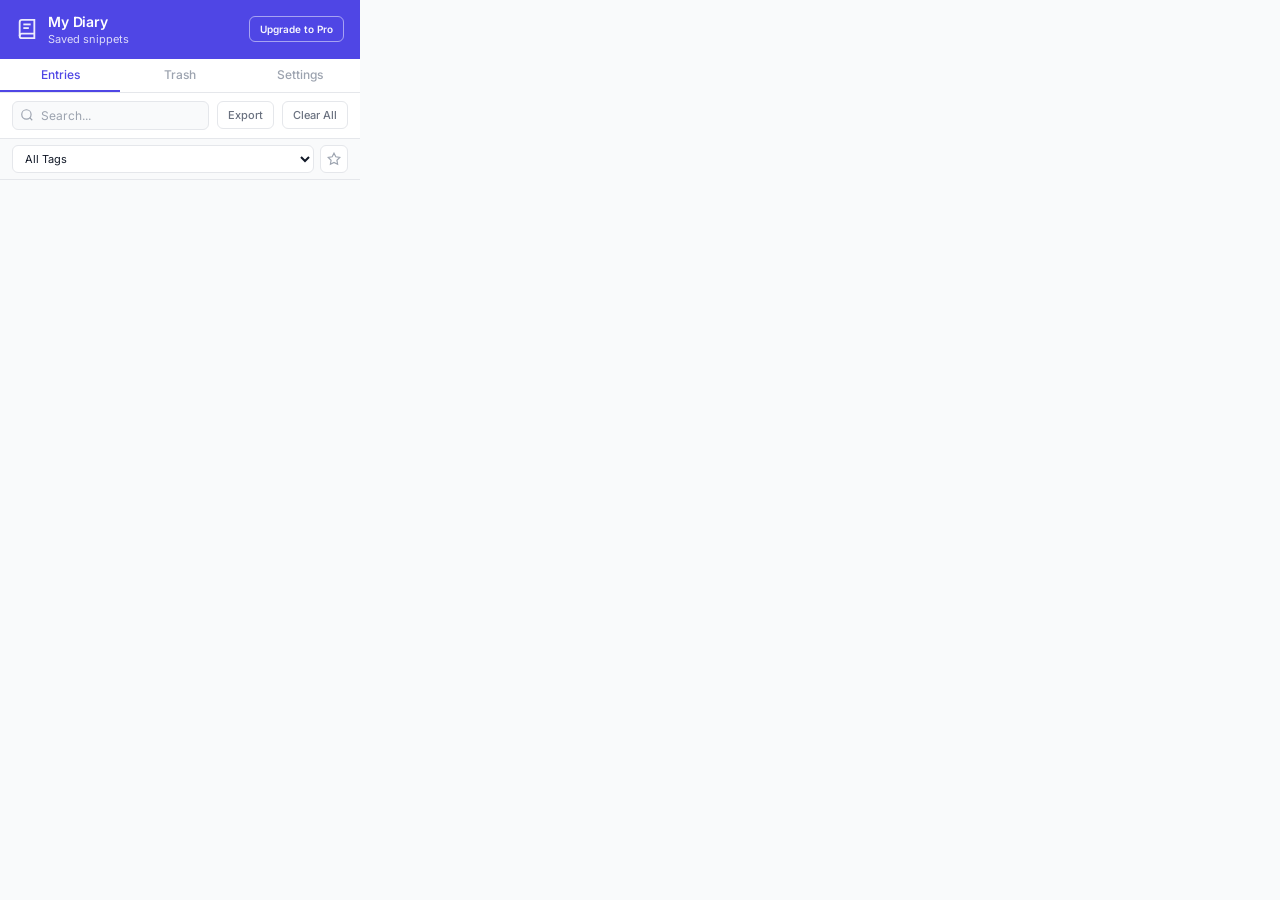
<file: popup.html>
<!DOCTYPE html>
<html lang="en">
<head>
  <meta charset="UTF-8">
  <meta name="viewport" content="width=device-width, initial-scale=1.0">
  <title>My Diary</title>
  <link rel="preconnect" href="https://fonts.googleapis.com">
  <link rel="preconnect" href="https://fonts.gstatic.com" crossorigin>
  <link href="https://fonts.googleapis.com/css2?family=Inter:wght@400;500;600&display=swap" rel="stylesheet">
  <link rel="stylesheet" href="popup.css">
</head>
<body>
  <div class="container">
    <header>
      <div class="header-content">
        <svg class="header-icon" viewBox="0 0 24 24" fill="none" stroke="currentColor" stroke-width="2">
          <path d="M4 19.5A2.5 2.5 0 0 1 6.5 17H20"/>
          <path d="M6.5 2H20v20H6.5A2.5 2.5 0 0 1 4 19.5v-15A2.5 2.5 0 0 1 6.5 2z"/>
          <line x1="8" y1="7" x2="16" y2="7"/>
          <line x1="8" y1="11" x2="14" y2="11"/>
        </svg>
        <div>
          <h1>My Diary</h1>
          <p class="subtitle">Saved snippets</p>
        </div>
        <a id="upgradeLink" href="https://vamshimorlawar.github.io/my-diary-extension/upgrade.html" target="_blank" class="header-upgrade">Upgrade to Pro</a>
        <span id="proBadge" class="header-pro-badge hidden">Pro · <span class="pro-active-label">Active</span></span>
      </div>
    </header>
    <div id="upgradeBanner" class="upgrade-banner hidden">
      <p>You've reached the 10-entry limit. <a href="https://vamshimorlawar.github.io/my-diary-extension/upgrade.html" target="_blank">Upgrade to Pro</a> for unlimited entries.</p>
    </div>

    <div class="tabs">
      <button class="tab active" data-tab="entries">Entries <span id="entriesCount" class="badge badge--entries hidden">0</span></button>
      <button class="tab" data-tab="trash">Trash <span id="trashCount" class="badge hidden">0</span></button>
      <button class="tab" data-tab="settings">Settings</button>
    </div>

    <div class="controls" id="entriesControls">
      <div class="search-wrapper">
        <svg class="search-icon" viewBox="0 0 24 24" fill="none" stroke="currentColor" stroke-width="2">
          <circle cx="11" cy="11" r="8"/>
          <path d="m21 21-4.35-4.35"/>
        </svg>
        <input type="text" id="searchInput" placeholder="Search...">
      </div>
      <button id="exportBtn" class="btn-outline btn-sm" title="Export (Pro)">Export</button>
      <button id="clearAllBtn" class="btn-outline btn-sm">Clear All</button>
    </div>

    <div class="filter-bar" id="filterBar">
      <select id="folderFilter" class="hidden">
        <option value="">All Folders</option>
      </select>
      <select id="tagFilter">
        <option value="">All Tags</option>
      </select>
      <button id="favFilterBtn" class="fav-filter-btn" title="Show favourites only">
        <svg viewBox="0 0 24 24" fill="none" stroke="currentColor" stroke-width="2">
          <polygon points="12 2 15.09 8.26 22 9.27 17 14.14 18.18 21.02 12 17.77 5.82 21.02 7 14.14 2 9.27 8.91 8.26 12 2"/>
        </svg>
      </button>
    </div>

    <div class="controls hidden" id="trashControls">
      <span class="trash-info" id="trashInfo">Last 5 deleted</span>
      <button id="emptyTrashBtn" class="btn-outline btn-sm btn-danger">Empty Trash</button>
    </div>

    <div id="entriesContainer"></div>
    <div id="trashContainer" class="hidden"></div>
    <div id="settingsContainer" class="hidden">
      <div class="settings-card settings-license">
        <div class="settings-card-header">
          <h3>Subscription</h3>
        </div>
        <div class="settings-plan-row">
          <span class="settings-label">Current plan</span>
          <span class="settings-value" id="licenseStatus">Free</span>
        </div>
        <p class="settings-subtitle hidden" id="licenseExpiry"></p>
        <p class="settings-subtitle" id="licenseSubtitle">Upgrade for unlimited entries, export, dark mode &amp; folders.</p>
        <div class="license-form" id="licenseForm">
          <input type="text" id="licenseKeyInput" placeholder="Enter license key (e.g. XXXX-XXXX-XXXX)">
          <div class="license-form-actions">
            <button id="activateLicenseBtn" class="btn-primary">Activate</button>
            <a href="https://vamshimorlawar.github.io/my-diary-extension/upgrade.html" target="_blank" class="btn-upgrade-link">Get Pro</a>
          </div>
          <p id="licenseMessage" class="license-message hidden"></p>
        </div>
      </div>
      <div class="settings-card" id="darkModeSection">
        <div class="settings-card-header">
          <h3>Appearance</h3>
        </div>
        <label class="settings-toggle">
          <input type="checkbox" id="darkModeToggle">
          <span>Dark mode</span>
        </label>
      </div>
      <div class="settings-footer">
        <p class="settings-footer-credit">Payments powered by <a href="https://gumroad.com" target="_blank" rel="noopener">Gumroad</a></p>
        <div class="settings-footer-links">
          <a href="https://gumroad.com/communities/2561348765794/OzvlUC3WGxBrV5r7Lf5QHw==" target="_blank" rel="noopener">Community</a>
          <span class="settings-footer-sep">·</span>
          <a href="mailto:vamshimorlawar@gmail.com">Contact us</a>
        </div>
      </div>
    </div>
  </div>

  <script src="popup.js"></script>
</body>
</html>
</file>
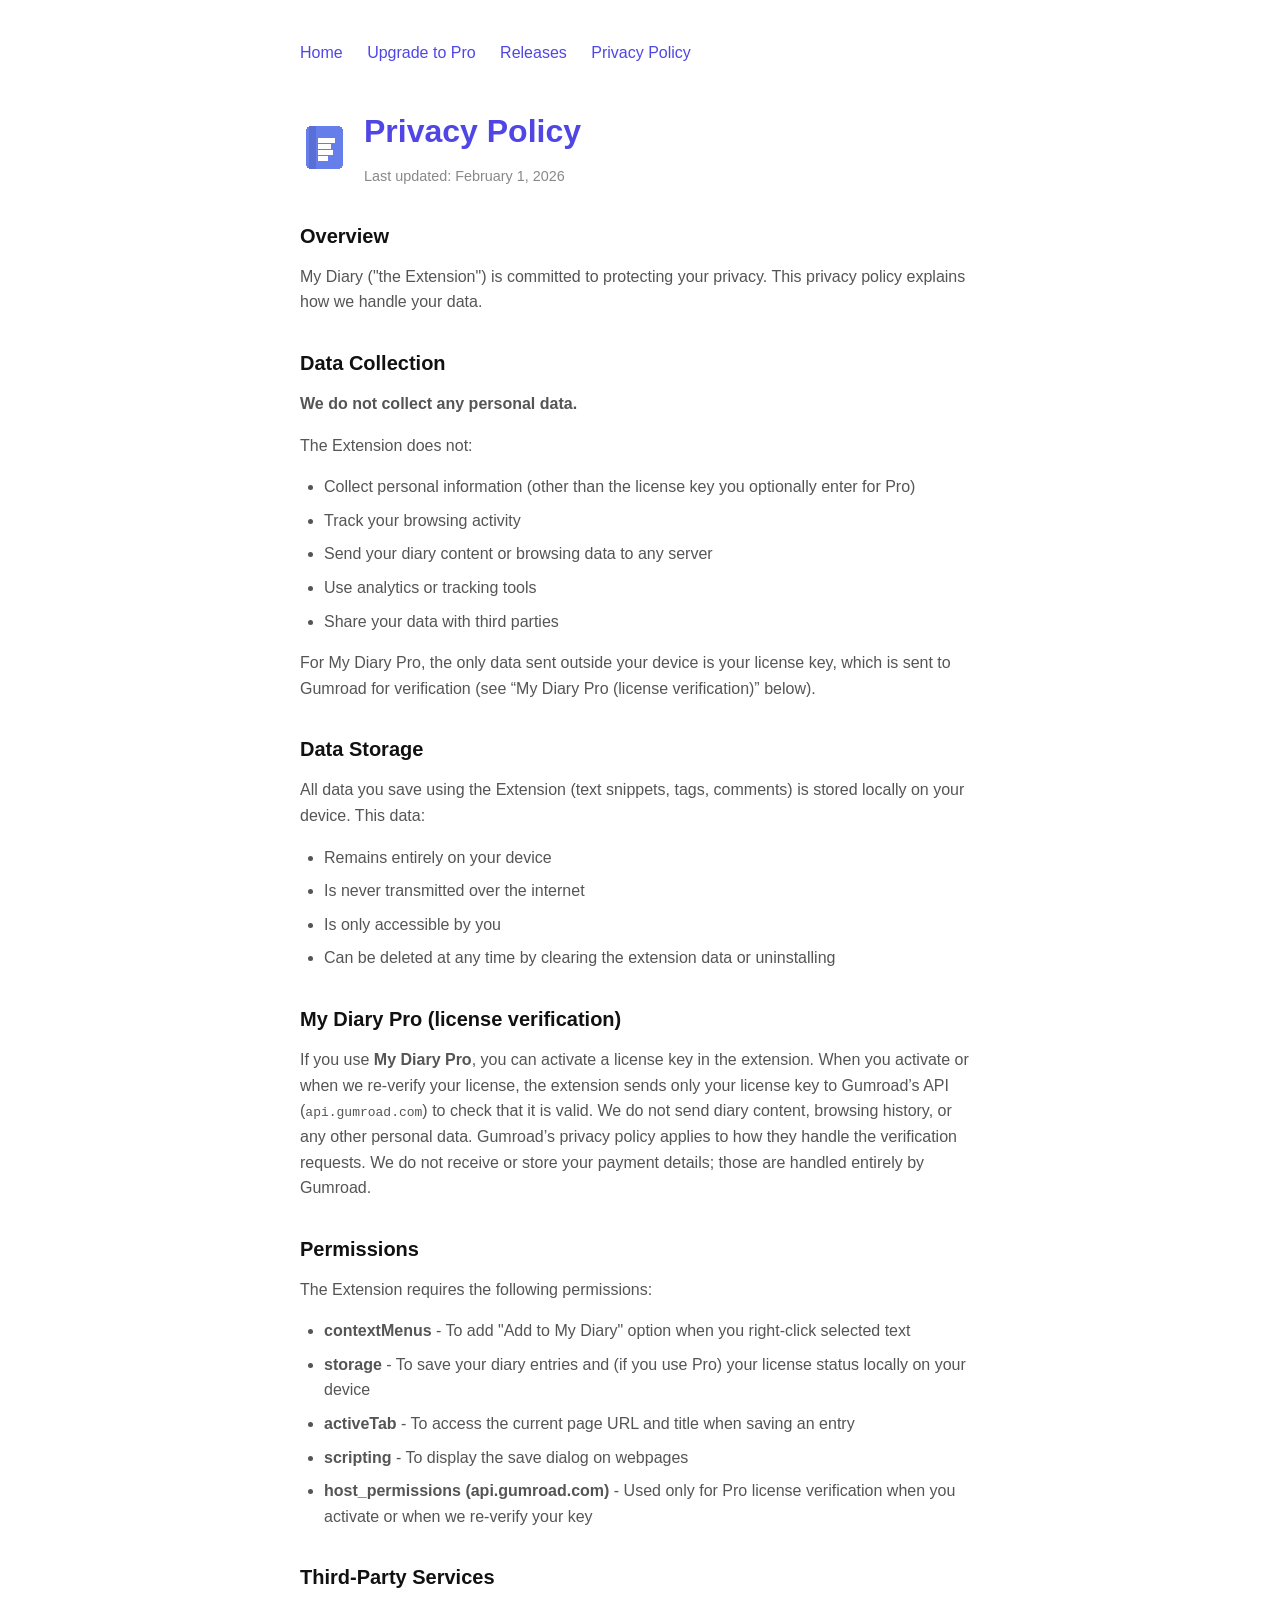
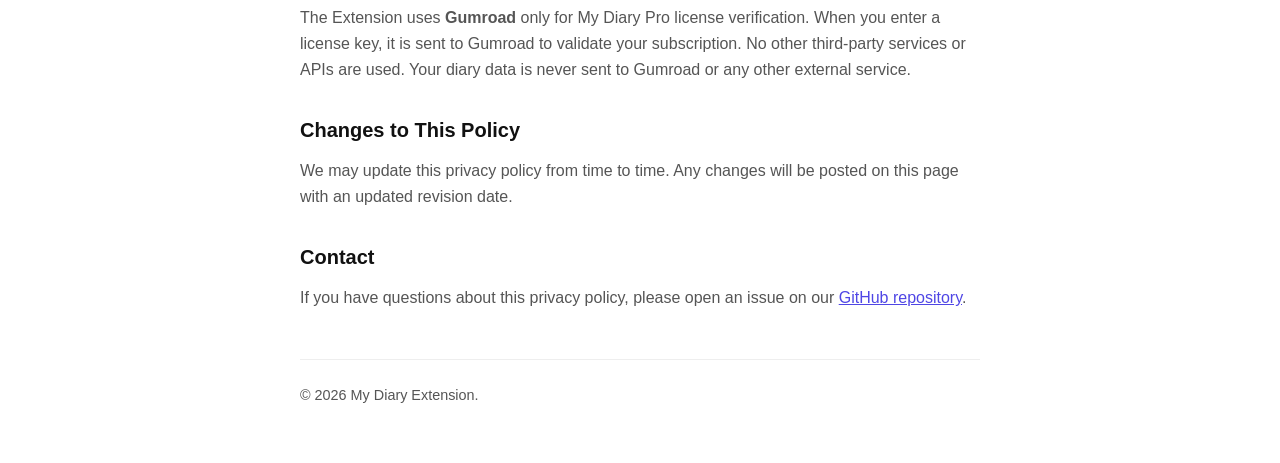
<file: docs/privacy.html>
<!DOCTYPE html>
<html lang="en">
<head>
  <meta charset="UTF-8">
  <meta name="viewport" content="width=device-width, initial-scale=1.0">
  <title>Privacy Policy - My Diary Extension</title>
  <style>
    * { margin: 0; padding: 0; box-sizing: border-box; }
    body {
      font-family: -apple-system, BlinkMacSystemFont, 'Segoe UI', Roboto, sans-serif;
      line-height: 1.6;
      color: #333;
      max-width: 720px;
      margin: 0 auto;
      padding: 40px 20px;
    }
    h1 { font-size: 2rem; margin-bottom: 8px; color: #4f46e5; }
    h2 { font-size: 1.25rem; margin: 32px 0 12px; color: #111; }
    p { margin-bottom: 16px; color: #555; }
    ul { margin: 0 0 16px 24px; color: #555; }
    li { margin-bottom: 8px; }
    a { color: #4f46e5; }
    .subtitle { color: #666; margin-bottom: 32px; }
    .nav { margin-bottom: 40px; }
    .nav a { margin-right: 20px; text-decoration: none; font-weight: 500; }
    .nav a:hover { text-decoration: underline; }
    .updated { color: #888; font-size: 0.9rem; margin-bottom: 32px; }
    footer { margin-top: 48px; padding-top: 24px; border-top: 1px solid #eee; color: #888; font-size: 0.9rem; }
    .page-header { display: flex; align-items: center; gap: 16px; margin-bottom: 24px; }
    .page-header img { width: 48px; height: 48px; border-radius: 10px; flex-shrink: 0; }
    .page-header .updated { margin-bottom: 0; }
  </style>
</head>
<body>
  <div class="nav">
    <a href="index.html">Home</a>
    <a href="upgrade.html">Upgrade to Pro</a>
    <a href="releases.html">Releases</a>
    <a href="privacy.html">Privacy Policy</a>
  </div>

  <div class="page-header">
    <img src="images/icon48.png" alt="" width="48" height="48">
    <div>
      <h1>Privacy Policy</h1>
      <p class="updated">Last updated: February 1, 2026</p>
    </div>
  </div>

  <h2>Overview</h2>
  <p>My Diary ("the Extension") is committed to protecting your privacy. This privacy policy explains how we handle your data.</p>

  <h2>Data Collection</h2>
  <p><strong>We do not collect any personal data.</strong></p>
  <p>The Extension does not:</p>
  <ul>
    <li>Collect personal information (other than the license key you optionally enter for Pro)</li>
    <li>Track your browsing activity</li>
    <li>Send your diary content or browsing data to any server</li>
    <li>Use analytics or tracking tools</li>
    <li>Share your data with third parties</li>
  </ul>
  <p>For My Diary Pro, the only data sent outside your device is your license key, which is sent to Gumroad for verification (see “My Diary Pro (license verification)” below).</p>

  <h2>Data Storage</h2>
  <p>All data you save using the Extension (text snippets, tags, comments) is stored locally on your device. This data:</p>
  <ul>
    <li>Remains entirely on your device</li>
    <li>Is never transmitted over the internet</li>
    <li>Is only accessible by you</li>
    <li>Can be deleted at any time by clearing the extension data or uninstalling</li>
  </ul>

  <h2>My Diary Pro (license verification)</h2>
  <p>If you use <strong>My Diary Pro</strong>, you can activate a license key in the extension. When you activate or when we re-verify your license, the extension sends only your license key to Gumroad’s API (<code>api.gumroad.com</code>) to check that it is valid. We do not send diary content, browsing history, or any other personal data. Gumroad’s privacy policy applies to how they handle the verification requests. We do not receive or store your payment details; those are handled entirely by Gumroad.</p>

  <h2>Permissions</h2>
  <p>The Extension requires the following permissions:</p>
  <ul>
    <li><strong>contextMenus</strong> - To add "Add to My Diary" option when you right-click selected text</li>
    <li><strong>storage</strong> - To save your diary entries and (if you use Pro) your license status locally on your device</li>
    <li><strong>activeTab</strong> - To access the current page URL and title when saving an entry</li>
    <li><strong>scripting</strong> - To display the save dialog on webpages</li>
    <li><strong>host_permissions (api.gumroad.com)</strong> - Used only for Pro license verification when you activate or when we re-verify your key</li>
  </ul>

  <h2>Third-Party Services</h2>
  <p>The Extension uses <strong>Gumroad</strong> only for My Diary Pro license verification. When you enter a license key, it is sent to Gumroad to validate your subscription. No other third-party services or APIs are used. Your diary data is never sent to Gumroad or any other external service.</p>

  <h2>Changes to This Policy</h2>
  <p>We may update this privacy policy from time to time. Any changes will be posted on this page with an updated revision date.</p>

  <h2>Contact</h2>
  <p>If you have questions about this privacy policy, please open an issue on our <a href="https://github.com/vamshimorlawar/my-diary-extension/issues">GitHub repository</a>.</p>

  <footer>
    <p>&copy; 2026 My Diary Extension.</p>
  </footer>
</body>
</html>
</file>
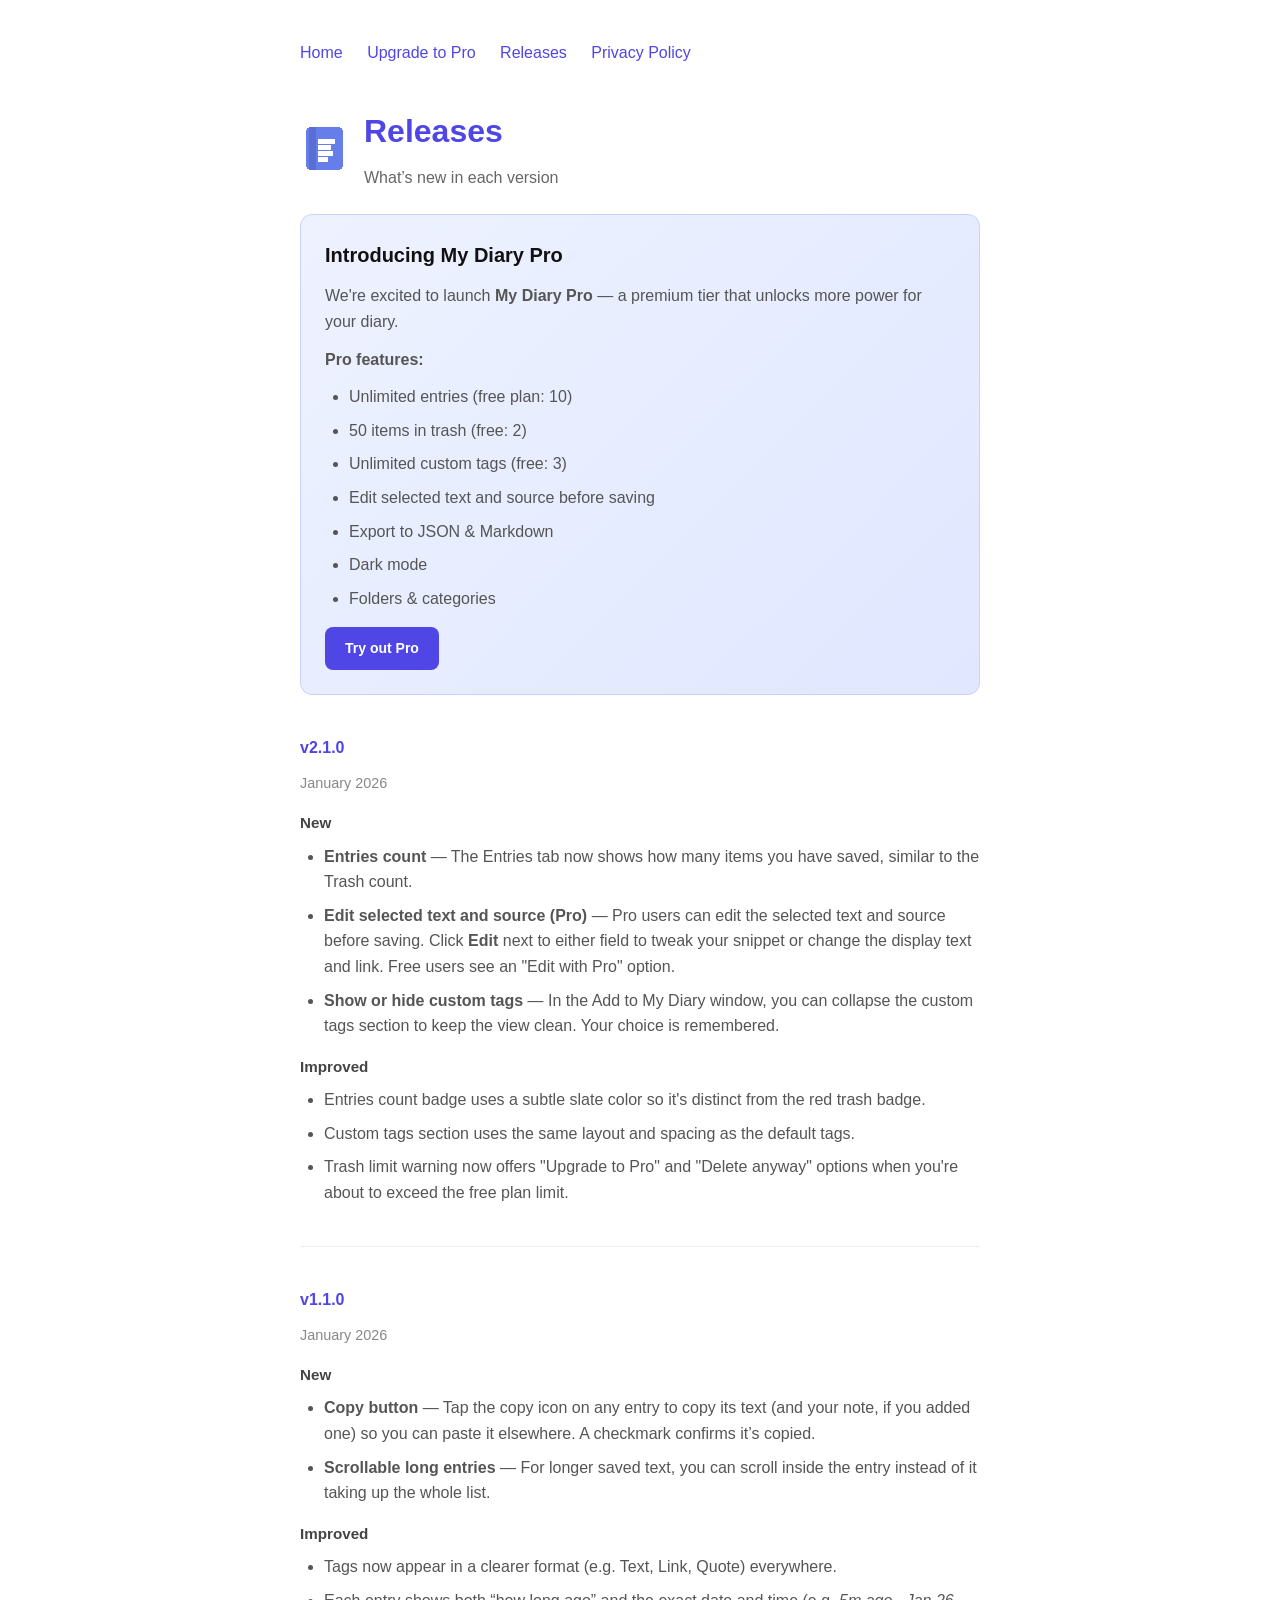
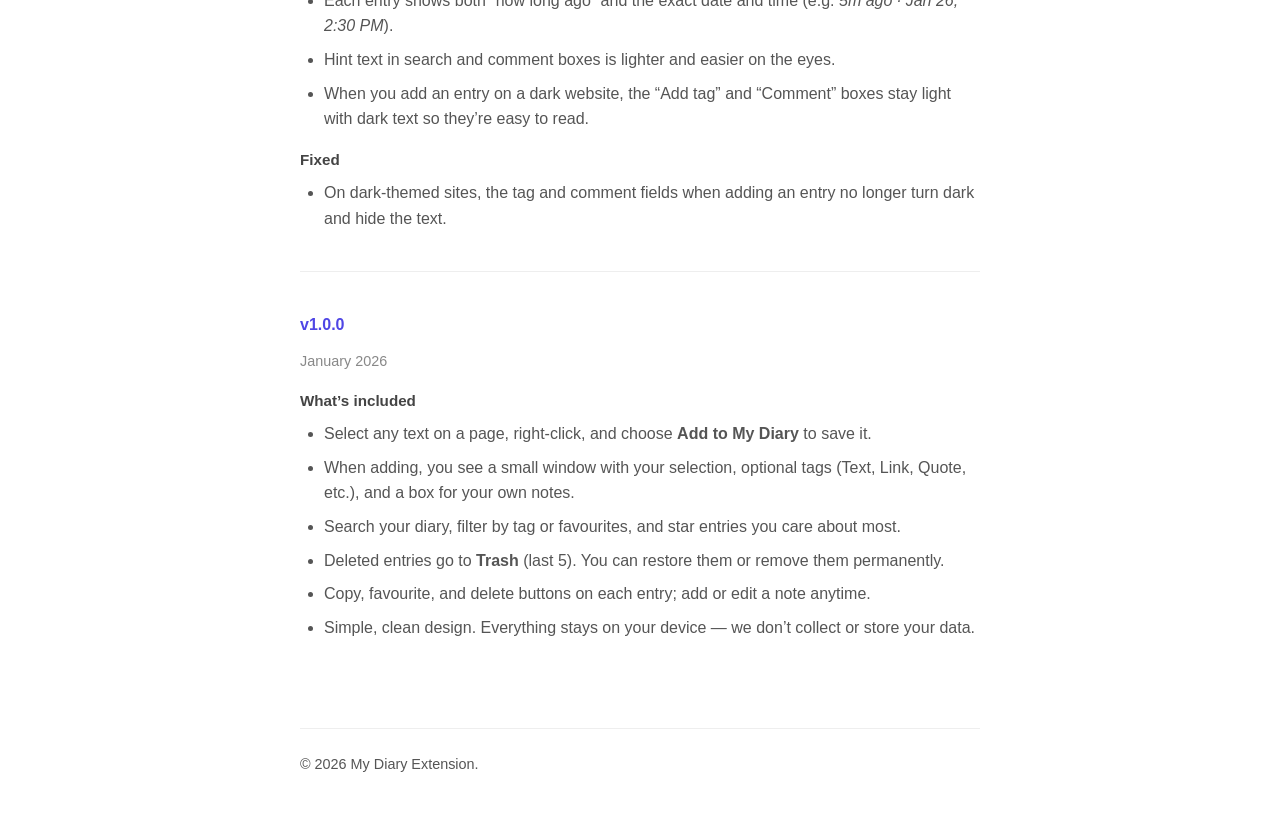
<file: docs/releases.html>
<!DOCTYPE html>
<html lang="en">
<head>
  <meta charset="UTF-8">
  <meta name="viewport" content="width=device-width, initial-scale=1.0">
  <title>Releases - My Diary</title>
  <style>
    * { margin: 0; padding: 0; box-sizing: border-box; }
    body {
      font-family: -apple-system, BlinkMacSystemFont, 'Segoe UI', Roboto, sans-serif;
      line-height: 1.6;
      color: #333;
      max-width: 720px;
      margin: 0 auto;
      padding: 40px 20px;
    }
    h1 { font-size: 2rem; margin-bottom: 8px; color: #4f46e5; }
    h2 { font-size: 1.25rem; margin: 32px 0 12px; color: #111; }
    p { margin-bottom: 16px; color: #555; }
    ul { margin: 0 0 16px 24px; color: #555; }
    li { margin-bottom: 8px; }
    a { color: #4f46e5; }
    .subtitle { color: #666; margin-bottom: 32px; }
    .nav { margin-bottom: 40px; }
    .nav a { margin-right: 20px; text-decoration: none; font-weight: 500; }
    .nav a:hover { text-decoration: underline; }
    footer { margin-top: 48px; padding-top: 24px; border-top: 1px solid #eee; color: #888; font-size: 0.9rem; }
    .release { margin-bottom: 40px; padding-bottom: 32px; border-bottom: 1px solid #eee; }
    .release:last-of-type { border-bottom: none; }
    .release-date { font-size: 0.9rem; color: #888; margin-bottom: 12px; }
    .release h2 { margin-top: 0; display: flex; align-items: baseline; gap: 8px; }
    .version { font-size: 1rem; font-weight: 600; color: #4f46e5; }
    .changelog-section { margin-top: 16px; }
    .changelog-section h3 { font-size: 0.95rem; margin-bottom: 8px; color: #444; }
    .changelog-section ul { margin-bottom: 0; }
    code { font-size: 0.9em; background: #f3f4f6; padding: 2px 6px; border-radius: 4px; }
    .pro-launch {
      background: linear-gradient(135deg, #eef2ff 0%, #e0e7ff 100%);
      border: 1px solid #c7d2fe;
      border-radius: 12px;
      padding: 24px;
      margin-bottom: 40px;
    }
    .pro-launch h2 { margin-top: 0; margin-bottom: 12px; }
    .pro-launch p { margin-bottom: 12px; }
    .pro-launch ul { margin-bottom: 16px; }
    .pro-try-btn {
      display: inline-block;
      padding: 10px 20px;
      background: #4f46e5;
      color: white;
      text-decoration: none;
      border-radius: 8px;
      font-weight: 600;
      font-size: 14px;
    }
    .pro-try-btn:hover { background: #4338ca; }
    .page-header { display: flex; align-items: center; gap: 16px; margin-bottom: 24px; }
    .page-header img { width: 48px; height: 48px; border-radius: 10px; flex-shrink: 0; }
    .page-header .subtitle { margin-bottom: 0; }
  </style>
</head>
<body>
  <div class="nav">
    <a href="index.html">Home</a>
    <a href="upgrade.html">Upgrade to Pro</a>
    <a href="releases.html">Releases</a>
    <a href="privacy.html">Privacy Policy</a>
  </div>

  <div class="page-header">
    <img src="images/icon48.png" alt="" width="48" height="48">
    <div>
      <h1>Releases</h1>
      <p class="subtitle">What’s new in each version</p>
    </div>
  </div>

  <div class="pro-launch">
    <h2>Introducing My Diary Pro</h2>
    <p>We're excited to launch <strong>My Diary Pro</strong> — a premium tier that unlocks more power for your diary.</p>
    <p><strong>Pro features:</strong></p>
    <ul>
      <li>Unlimited entries (free plan: 10)</li>
      <li>50 items in trash (free: 2)</li>
      <li>Unlimited custom tags (free: 3)</li>
      <li>Edit selected text and source before saving</li>
      <li>Export to JSON & Markdown</li>
      <li>Dark mode</li>
      <li>Folders & categories</li>
    </ul>
    <a href="upgrade.html" class="pro-try-btn">Try out Pro</a>
  </div>

  <div class="release">
    <h2><span class="version">v2.1.0</span></h2>
    <p class="release-date">January 2026</p>

    <div class="changelog-section">
      <h3>New</h3>
      <ul>
        <li><strong>Entries count</strong> — The Entries tab now shows how many items you have saved, similar to the Trash count.</li>
        <li><strong>Edit selected text and source (Pro)</strong> — Pro users can edit the selected text and source before saving. Click <strong>Edit</strong> next to either field to tweak your snippet or change the display text and link. Free users see an "Edit with Pro" option.</li>
        <li><strong>Show or hide custom tags</strong> — In the Add to My Diary window, you can collapse the custom tags section to keep the view clean. Your choice is remembered.</li>
      </ul>
    </div>

    <div class="changelog-section">
      <h3>Improved</h3>
      <ul>
        <li>Entries count badge uses a subtle slate color so it's distinct from the red trash badge.</li>
        <li>Custom tags section uses the same layout and spacing as the default tags.</li>
        <li>Trash limit warning now offers "Upgrade to Pro" and "Delete anyway" options when you're about to exceed the free plan limit.</li>
      </ul>
    </div>
  </div>

  <div class="release">
    <h2><span class="version">v1.1.0</span></h2>
    <p class="release-date">January 2026</p>

    <div class="changelog-section">
      <h3>New</h3>
      <ul>
        <li><strong>Copy button</strong> — Tap the copy icon on any entry to copy its text (and your note, if you added one) so you can paste it elsewhere. A checkmark confirms it’s copied.</li>
        <li><strong>Scrollable long entries</strong> — For longer saved text, you can scroll inside the entry instead of it taking up the whole list.</li>
      </ul>
    </div>

    <div class="changelog-section">
      <h3>Improved</h3>
      <ul>
        <li>Tags now appear in a clearer format (e.g. Text, Link, Quote) everywhere.</li>
        <li>Each entry shows both “how long ago” and the exact date and time (e.g. <em>5m ago · Jan 26, 2:30 PM</em>).</li>
        <li>Hint text in search and comment boxes is lighter and easier on the eyes.</li>
        <li>When you add an entry on a dark website, the “Add tag” and “Comment” boxes stay light with dark text so they’re easy to read.</li>
      </ul>
    </div>

    <div class="changelog-section">
      <h3>Fixed</h3>
      <ul>
        <li>On dark-themed sites, the tag and comment fields when adding an entry no longer turn dark and hide the text.</li>
      </ul>
    </div>
  </div>

  <div class="release">
    <h2><span class="version">v1.0.0</span></h2>
    <p class="release-date">January 2026</p>

    <div class="changelog-section">
      <h3>What’s included</h3>
      <ul>
        <li>Select any text on a page, right‑click, and choose <strong>Add to My Diary</strong> to save it.</li>
        <li>When adding, you see a small window with your selection, optional tags (Text, Link, Quote, etc.), and a box for your own notes.</li>
        <li>Search your diary, filter by tag or favourites, and star entries you care about most.</li>
        <li>Deleted entries go to <strong>Trash</strong> (last 5). You can restore them or remove them permanently.</li>
        <li>Copy, favourite, and delete buttons on each entry; add or edit a note anytime.</li>
        <li>Simple, clean design. Everything stays on your device — we don’t collect or store your data.</li>
      </ul>
    </div>
  </div>

  <footer>
    <p>&copy; 2026 My Diary Extension.</p>
  </footer>
</body>
</html>
</file>
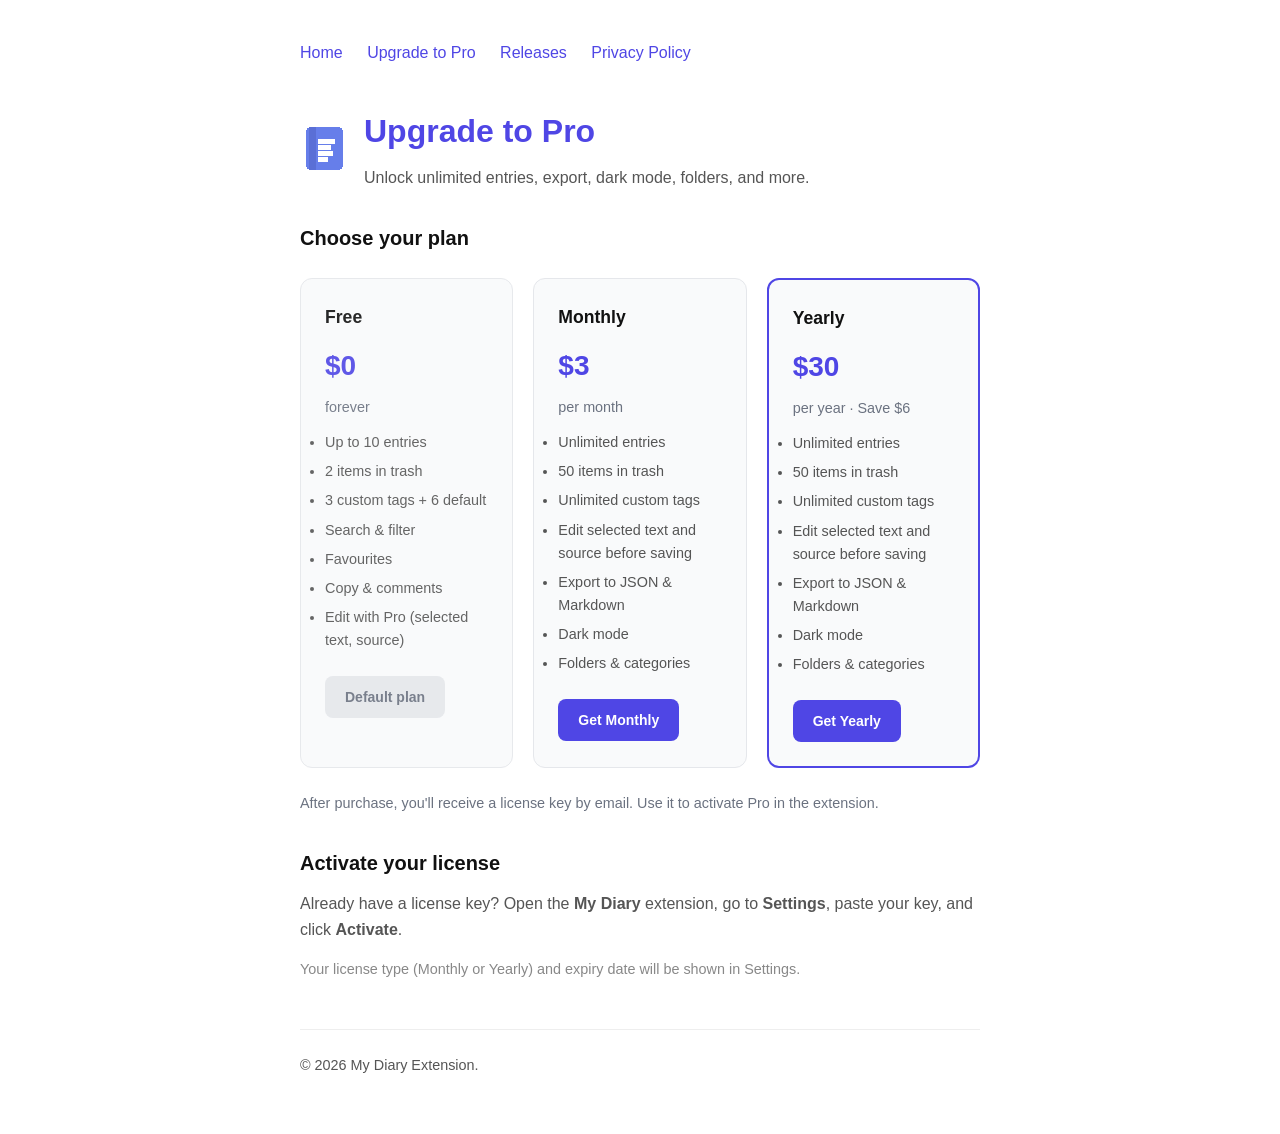
<file: docs/upgrade.html>
<!DOCTYPE html>
<html lang="en">
<head>
  <meta charset="UTF-8">
  <meta name="viewport" content="width=device-width, initial-scale=1.0">
  <title>Upgrade to Pro - My Diary</title>
  <style>
    * { margin: 0; padding: 0; box-sizing: border-box; }
    body {
      font-family: -apple-system, BlinkMacSystemFont, 'Segoe UI', Roboto, sans-serif;
      line-height: 1.6;
      color: #333;
      max-width: 720px;
      margin: 0 auto;
      padding: 40px 20px;
    }
    h1 { font-size: 2rem; margin-bottom: 8px; color: #4f46e5; }
    h2 { font-size: 1.25rem; margin: 32px 0 12px; color: #111; }
    p { margin-bottom: 16px; color: #555; }
    ul { margin: 0 0 16px 24px; color: #555; }
    li { margin-bottom: 8px; }
    a { color: #4f46e5; }
    .nav { margin-bottom: 40px; }
    .nav a { margin-right: 20px; text-decoration: none; font-weight: 500; }
    .nav a:hover { text-decoration: underline; }
    .pricing-grid {
      display: grid;
      grid-template-columns: repeat(auto-fit, minmax(200px, 1fr));
      gap: 20px;
      margin: 24px 0;
    }
    .pricing-card {
      background: #f9fafb;
      border: 1px solid #e5e7eb;
      border-radius: 12px;
      padding: 24px;
    }
    .pricing-card.featured {
      border-color: #4f46e5;
      border-width: 2px;
    }
    .pricing-card.free {
      opacity: 0.9;
    }
    .pricing-card.free .btn-current {
      display: inline-block;
      margin-top: 12px;
      padding: 10px 20px;
      background: #e5e7eb;
      color: #6b7280;
      border-radius: 8px;
      font-weight: 600;
      font-size: 14px;
    }
    .pricing-card h2 { margin-top: 0; font-size: 1.1rem; }
    .price { font-size: 1.75rem; font-weight: 700; color: #4f46e5; margin: 8px 0; }
    .price-note { font-size: 0.9rem; color: #6b7280; margin-bottom: 12px; }
    .pricing-card ul { margin: 12px 0; }
    .pricing-card li { margin-bottom: 6px; font-size: 0.9rem; }
    .pricing-card .btn {
      display: inline-block;
      margin-top: 12px;
      padding: 10px 20px;
      background: #4f46e5;
      color: white;
      text-decoration: none;
      border-radius: 8px;
      font-weight: 600;
      font-size: 14px;
    }
    .pricing-card .btn:hover { background: #4338ca; }
    .license-form { margin-top: 24px; }
    .license-form label { display: block; font-size: 0.9rem; font-weight: 500; margin-bottom: 8px; }
    .license-form input {
      width: 100%;
      max-width: 400px;
      padding: 12px;
      border: 1px solid #e5e7eb;
      border-radius: 8px;
      font-size: 14px;
      margin-bottom: 12px;
    }
    .license-form button {
      background: #4f46e5;
      color: white;
      border: none;
      padding: 12px 24px;
      border-radius: 8px;
      font-size: 14px;
      font-weight: 600;
      cursor: pointer;
    }
    .license-form button:hover { background: #4338ca; }
    .license-message { margin-top: 12px; font-size: 0.9rem; }
    .license-message.success { color: #10b981; }
    .license-message.error { color: #ef4444; }
    footer { margin-top: 48px; padding-top: 24px; border-top: 1px solid #eee; color: #888; font-size: 0.9rem; }
    .page-header { display: flex; align-items: center; gap: 16px; margin-bottom: 24px; }
    .page-header img { width: 48px; height: 48px; border-radius: 10px; flex-shrink: 0; }
  </style>
</head>
<body>
  <div class="nav">
    <a href="index.html">Home</a>
    <a href="upgrade.html">Upgrade to Pro</a>
    <a href="releases.html">Releases</a>
    <a href="privacy.html">Privacy Policy</a>
  </div>

  <div class="page-header">
    <img src="images/icon48.png" alt="" width="48" height="48">
    <div>
      <h1>Upgrade to Pro</h1>
      <p style="margin-bottom: 0;">Unlock unlimited entries, export, dark mode, folders, and more.</p>
    </div>
  </div>

  <h2>Choose your plan</h2>
  <div class="pricing-grid">
    <div class="pricing-card free">
      <h2>Free</h2>
      <div class="price">$0</div>
      <div class="price-note">forever</div>
      <ul>
        <li>Up to 10 entries</li>
        <li>2 items in trash</li>
        <li>3 custom tags + 6 default</li>
        <li>Search & filter</li>
        <li>Favourites</li>
        <li>Copy & comments</li>
        <li>Edit with Pro (selected text, source)</li>
      </ul>
      <span class="btn-current">Default plan</span>
    </div>
    <div class="pricing-card">
      <h2>Monthly</h2>
      <div class="price">$3</div>
      <div class="price-note">per month</div>
      <ul>
        <li>Unlimited entries</li>
        <li>50 items in trash</li>
        <li>Unlimited custom tags</li>
        <li>Edit selected text and source before saving</li>
        <li>Export to JSON & Markdown</li>
        <li>Dark mode</li>
        <li>Folders & categories</li>
      </ul>
      <a href="https://vamshi466.gumroad.com/l/byirmi" target="_blank" class="btn">Get Monthly</a>
    </div>
    <div class="pricing-card featured">
      <h2>Yearly</h2>
      <div class="price">$30</div>
      <div class="price-note">per year · Save $6</div>
      <ul>
        <li>Unlimited entries</li>
        <li>50 items in trash</li>
        <li>Unlimited custom tags</li>
        <li>Edit selected text and source before saving</li>
        <li>Export to JSON & Markdown</li>
        <li>Dark mode</li>
        <li>Folders & categories</li>
      </ul>
      <a href="https://vamshi466.gumroad.com/l/byirmi" target="_blank" class="btn">Get Yearly</a>
    </div>
  </div>

  <p style="font-size: 0.9rem; color: #6b7280;">After purchase, you'll receive a license key by email. Use it to activate Pro in the extension.</p>

  <h2>Activate your license</h2>
  <p>Already have a license key? Open the <strong>My Diary</strong> extension, go to <strong>Settings</strong>, paste your key, and click <strong>Activate</strong>.</p>
  <p style="font-size: 0.9rem; color: #888;">Your license type (Monthly or Yearly) and expiry date will be shown in Settings.</p>

  <footer>
    <p>&copy; 2026 My Diary Extension.</p>
  </footer>

</body>
</html>
</file>
<file: popup.css>
* {
  margin: 0;
  padding: 0;
  box-sizing: border-box;
}

:root {
  --primary: #4f46e5;
  --primary-hover: #4338ca;
  --accent: #eab308;
  
  --bg-primary: #ffffff;
  --bg-secondary: #f9fafb;
  --bg-hover: #f3f4f6;
  
  --text-primary: #111827;
  --text-secondary: #6b7280;
  --text-muted: #9ca3af;
  
  --border: #e5e7eb;
  --border-hover: #d1d5db;
  
  --success: #10b981;
  --danger: #ef4444;
  
  --font: 'Inter', -apple-system, BlinkMacSystemFont, sans-serif;
  --radius: 6px;
  --transition: 150ms ease;
}

body.theme-dark {
  --bg-primary: #1f2937;
  --bg-secondary: #111827;
  --bg-hover: #374151;
  --text-primary: #f9fafb;
  --text-secondary: #d1d5db;
  --text-muted: #9ca3af;
  --border: #374151;
  --border-hover: #4b5563;
}

body.theme-dark header {
  background: #374151;
}

body.theme-dark #searchInput,
body.theme-dark .comment-input,
body.theme-dark .license-form input,
body.theme-dark #tagFilter,
body.theme-dark #folderFilter {
  background: var(--bg-primary) !important;
  color: var(--text-primary) !important;
  -webkit-text-fill-color: var(--text-primary) !important;
  border-color: var(--border);
}

body.theme-dark #searchInput::placeholder,
body.theme-dark .comment-input::placeholder {
  color: var(--text-muted);
}

body.theme-dark .btn-outline {
  background: var(--bg-primary);
  color: var(--text-secondary);
  border-color: var(--border);
}

body.theme-dark .btn-outline:hover {
  background: var(--bg-hover);
  border-color: var(--border-hover);
}

body {
  font-family: var(--font);
  background: var(--bg-secondary);
  width: 360px;
  height: 480px;
  overflow: hidden;
  font-size: 13px;
  line-height: 1.4;
  color: var(--text-primary);
  -webkit-font-smoothing: antialiased;
}

.container {
  display: flex;
  flex-direction: column;
  height: 100%;
}

/* Header */
header {
  background: var(--primary);
  color: white;
  padding: 12px 16px;
}

.header-content {
  display: flex;
  align-items: center;
  gap: 10px;
  position: relative;
}

.header-icon {
  width: 22px;
  height: 22px;
  opacity: 0.9;
}

header h1 {
  font-size: 14px;
  font-weight: 600;
  letter-spacing: -0.01em;
}

.subtitle {
  font-size: 11px;
  opacity: 0.8;
}

.header-upgrade {
  margin-left: auto;
  font-size: 10px;
  font-weight: 600;
  color: rgba(255, 255, 255, 0.95);
  text-decoration: none;
  padding: 5px 10px;
  border: 1px solid rgba(255, 255, 255, 0.5);
  border-radius: var(--radius);
  transition: all var(--transition);
  white-space: nowrap;
}

.header-upgrade:hover {
  background: rgba(255, 255, 255, 0.2);
  color: white;
}

.header-pro-badge {
  margin-left: auto;
  font-size: 10px;
  font-weight: 600;
  color: white;
  background: rgba(255, 255, 255, 0.25);
  padding: 5px 10px;
  border-radius: var(--radius);
  white-space: nowrap;
}

.pro-active-label {
  color: #22c55e;
}

.upgrade-banner {
  background: #fef3c7;
  border-bottom: 1px solid #f59e0b;
  padding: 8px 12px;
  font-size: 11px;
  color: #92400e;
}

.upgrade-banner a {
  font-weight: 600;
  color: var(--primary);
}

/* Tabs */
.tabs {
  display: flex;
  background: var(--bg-primary);
  border-bottom: 1px solid var(--border);
}

.tab {
  flex: 1;
  padding: 8px 12px;
  background: none;
  border: none;
  font-size: 12px;
  font-weight: 500;
  color: var(--text-muted);
  cursor: pointer;
  transition: color var(--transition);
  border-bottom: 2px solid transparent;
  font-family: inherit;
}

.tab:hover {
  color: var(--text-secondary);
}

.tab.active {
  color: var(--primary);
  border-bottom-color: var(--primary);
}

.badge {
  background: var(--danger);
  color: white;
  font-size: 10px;
  padding: 1px 5px;
  border-radius: 10px;
  margin-left: 4px;
}

.badge--entries {
  background: #64748b;
}

/* Controls */
.controls {
  display: flex;
  gap: 8px;
  padding: 8px 12px;
  background: var(--bg-primary);
  border-bottom: 1px solid var(--border);
  align-items: center;
}

.search-wrapper {
  flex: 1;
  position: relative;
}

.search-icon {
  position: absolute;
  left: 8px;
  top: 50%;
  transform: translateY(-50%);
  width: 14px;
  height: 14px;
  color: var(--text-muted);
  pointer-events: none;
}

#searchInput {
  width: 100%;
  padding: 6px 8px 6px 28px;
  border: 1px solid var(--border);
  border-radius: var(--radius);
  font-size: 12px;
  font-family: inherit;
  color: var(--text-primary);
  background: var(--bg-secondary);
  outline: none;
  transition: all var(--transition);
}

#searchInput::placeholder {
  color: var(--text-muted);
}

#searchInput:focus {
  border-color: var(--primary);
  background: var(--bg-primary);
}

.btn-outline {
  background: var(--bg-primary);
  color: var(--text-secondary);
  border: 1px solid var(--border);
  padding: 6px 10px;
  border-radius: var(--radius);
  font-size: 11px;
  font-weight: 500;
  font-family: inherit;
  cursor: pointer;
  transition: all var(--transition);
  white-space: nowrap;
}

.btn-outline:hover {
  border-color: var(--border-hover);
  background: var(--bg-hover);
}

.btn-outline.btn-danger {
  color: var(--danger);
  border-color: var(--danger);
}

.btn-outline.btn-danger:hover {
  background: var(--danger);
  color: white;
}

/* Filter Bar */
.filter-bar {
  display: flex;
  gap: 6px;
  padding: 6px 12px;
  background: var(--bg-secondary);
  border-bottom: 1px solid var(--border);
  align-items: center;
}

#tagFilter,
#folderFilter {
  flex: 1;
  padding: 5px 8px;
  border: 1px solid var(--border);
  border-radius: var(--radius);
  font-size: 11px;
  font-family: inherit;
  background: var(--bg-primary);
  color: var(--text-primary);
  outline: none;
  cursor: pointer;
}

#tagFilter:focus,
#folderFilter:focus {
  border-color: var(--primary);
}

.fav-filter-btn {
  background: var(--bg-primary);
  border: 1px solid var(--border);
  width: 28px;
  height: 28px;
  border-radius: var(--radius);
  cursor: pointer;
  color: var(--text-muted);
  transition: all var(--transition);
  display: flex;
  align-items: center;
  justify-content: center;
  padding: 0;
}

.fav-filter-btn svg {
  width: 14px;
  height: 14px;
}

.fav-filter-btn:hover {
  border-color: var(--accent);
  color: var(--accent);
}

.fav-filter-btn.active {
  background: var(--accent);
  border-color: var(--accent);
  color: white;
}

.fav-filter-btn.active svg {
  fill: currentColor;
}

.trash-info {
  font-size: 11px;
  color: var(--text-muted);
  flex: 1;
}

/* Entries Container */
#entriesContainer,
#trashContainer {
  flex: 1;
  overflow-y: auto;
  padding: 8px 12px;
}

/* Empty State */
.empty-state {
  text-align: center;
  padding: 32px 16px;
  color: var(--text-muted);
}

.empty-state p:first-child {
  font-size: 13px;
  color: var(--text-secondary);
  margin-bottom: 4px;
}

.empty-state .hint {
  font-size: 11px;
}

/* Entry Card */
.entry {
  background: var(--bg-primary);
  border-radius: var(--radius);
  padding: 10px 12px;
  margin-bottom: 6px;
  border: 1px solid var(--border);
  transition: border-color var(--transition);
}

.entry:hover {
  border-color: var(--border-hover);
}

.entry:last-child {
  margin-bottom: 0;
}

.entry-header {
  display: flex;
  justify-content: space-between;
  align-items: center;
  margin-bottom: 6px;
}

.entry-header-left {
  display: flex;
  align-items: center;
  gap: 6px;
}

.entry-header-right {
  display: flex;
  align-items: center;
  gap: 2px;
}

.entry-date {
  font-size: 10px;
  color: var(--text-muted);
}

.entry-folder {
  font-size: 10px;
  color: var(--primary);
  background: rgba(79, 70, 229, 0.1);
  padding: 2px 6px;
  border-radius: 4px;
  margin-left: 6px;
}

.icon-btn {
  background: none;
  border: none;
  cursor: pointer;
  color: var(--text-muted);
  padding: 4px;
  border-radius: 4px;
  transition: all var(--transition);
  display: flex;
  align-items: center;
  justify-content: center;
}

.icon-btn svg {
  width: 14px;
  height: 14px;
}

.icon-btn:hover {
  background: var(--bg-hover);
}

.icon-btn.fav-btn:hover,
.icon-btn.fav-btn.active {
  color: var(--accent);
}

.icon-btn.fav-btn.active svg {
  fill: var(--accent);
}

.icon-btn.copy-btn:hover {
  color: var(--primary);
}

.icon-btn.copy-btn.copied {
  color: var(--success);
}

.icon-btn.delete-btn:hover {
  color: var(--danger);
}

.entry-text {
  font-size: 12px;
  color: var(--text-primary);
  line-height: 1.5;
  margin-bottom: 6px;
  word-wrap: break-word;
  max-height: 80px;
  overflow-y: auto;
  padding-right: 4px;
}

.entry-tags {
  display: flex;
  flex-wrap: wrap;
  gap: 4px;
  margin-bottom: 6px;
}

.entry-tag {
  background: var(--bg-secondary);
  color: var(--text-secondary);
  font-size: 10px;
  font-weight: 500;
  padding: 2px 6px;
  border-radius: 4px;
  border: 1px solid var(--border);
}

.entry-source {
  display: flex;
  align-items: center;
  gap: 6px;
  margin-bottom: 8px;
}

.entry-source svg {
  width: 12px;
  height: 12px;
  color: var(--text-muted);
  flex-shrink: 0;
}

.entry-link {
  font-size: 11px;
  color: var(--primary);
  text-decoration: none;
  overflow: hidden;
  text-overflow: ellipsis;
  white-space: nowrap;
}

.entry-link:hover {
  text-decoration: underline;
}

/* Comment Section */
.entry-comment-section {
  border-top: 1px solid var(--border);
  padding-top: 8px;
  margin-top: 2px;
}

.comment-toggle {
  background: none;
  border: none;
  color: var(--text-muted);
  font-size: 11px;
  cursor: pointer;
  display: flex;
  align-items: center;
  gap: 4px;
  padding: 0;
  font-family: inherit;
  transition: color var(--transition);
}

.comment-toggle:hover {
  color: var(--primary);
}

.comment-toggle svg {
  width: 12px;
  height: 12px;
}

.comment-area {
  margin-top: 8px;
}

.comment-input {
  width: 100%;
  padding: 8px;
  border: 1px solid var(--border);
  border-radius: var(--radius);
  font-size: 11px;
  font-family: inherit;
  resize: vertical;
  min-height: 50px;
  color: var(--text-primary);
  outline: none;
  transition: border-color var(--transition);
}

.comment-input:focus {
  border-color: var(--primary);
}

.comment-actions {
  display: flex;
  justify-content: flex-end;
  margin-top: 6px;
}

.btn-primary {
  background: var(--primary);
  color: white;
  border: none;
  padding: 5px 12px;
  border-radius: var(--radius);
  font-size: 11px;
  font-weight: 500;
  font-family: inherit;
  cursor: pointer;
  transition: background var(--transition);
}

.btn-primary:hover {
  background: var(--primary-hover);
}

.existing-comment {
  background: var(--bg-secondary);
  padding: 8px;
  border-radius: var(--radius);
  font-size: 11px;
  color: var(--text-secondary);
  margin-top: 8px;
  line-height: 1.5;
  white-space: pre-wrap;
}

.hidden {
  display: none !important;
}

/* Trash Entry */
.entry.trash-entry {
  border-left: 2px solid var(--danger);
}

.entry-actions {
  display: flex;
  gap: 6px;
  margin-top: 8px;
  padding-top: 8px;
  border-top: 1px solid var(--border);
}

.btn-success {
  background: var(--success);
  color: white;
  border: none;
  padding: 5px 10px;
  border-radius: var(--radius);
  font-size: 11px;
  font-weight: 500;
  font-family: inherit;
  cursor: pointer;
  transition: filter var(--transition);
  display: flex;
  align-items: center;
  gap: 4px;
}

.btn-success:hover {
  filter: brightness(1.1);
}

.btn-success svg {
  width: 12px;
  height: 12px;
}

.deleted-date {
  font-size: 10px;
  color: var(--danger);
  margin-left: 6px;
}

/* Settings */
#settingsContainer {
  flex: 1;
  overflow-y: auto;
  padding: 16px;
  display: flex;
  flex-direction: column;
  gap: 12px;
}

.settings-card {
  background: var(--bg-primary);
  border: 1px solid var(--border);
  border-radius: 8px;
  padding: 14px 16px;
}

.settings-card-header {
  display: flex;
  align-items: center;
  justify-content: space-between;
  margin-bottom: 6px;
}

.settings-card h3 {
  font-size: 13px;
  font-weight: 600;
  color: var(--text-primary);
}

.settings-plan-row {
  display: flex;
  align-items: baseline;
  gap: 8px;
  margin-bottom: 8px;
}

.settings-label {
  font-size: 12px;
  color: var(--text-muted);
}

.settings-value {
  font-size: 13px;
  font-weight: 600;
  color: var(--text-primary);
}

.settings-value.success {
  color: var(--success);
}

.settings-subtitle {
  font-size: 11px;
  color: var(--text-muted);
  margin-bottom: 12px;
  line-height: 1.4;
}

.license-form {
  display: flex;
  flex-direction: column;
  gap: 8px;
}

.license-form-actions {
  display: flex;
  gap: 8px;
  align-items: center;
}

.license-form input {
  padding: 8px 12px;
  border: 1px solid var(--border);
  border-radius: var(--radius);
  font-size: 12px;
}

.license-form .btn-primary {
  flex-shrink: 0;
}

.btn-upgrade-link {
  font-size: 12px;
  font-weight: 500;
  color: var(--primary);
  text-decoration: none;
}
.btn-upgrade-link:hover {
  text-decoration: underline;
}

.license-message {
  font-size: 11px;
}

.license-message.success {
  color: var(--success);
}

.license-message.error {
  color: var(--danger);
}

.settings-toggle {
  display: flex;
  align-items: center;
  gap: 8px;
  font-size: 12px;
  cursor: pointer;
}

.settings-toggle input {
  cursor: pointer;
}

.settings-footer {
  margin-top: 16px;
  padding-top: 16px;
  border-top: 1px solid var(--border);
}

.settings-footer-credit {
  font-size: 11px;
  color: var(--text-muted);
  margin-bottom: 8px;
}

.settings-footer-credit a {
  color: var(--primary);
  text-decoration: none;
}

.settings-footer-credit a:hover {
  text-decoration: underline;
}

.settings-footer-links {
  font-size: 11px;
}

.settings-footer-links a {
  color: var(--primary);
  text-decoration: none;
}

.settings-footer-links a:hover {
  text-decoration: underline;
}

.settings-footer-sep {
  color: var(--text-muted);
  margin: 0 6px;
}

.export-menu {
  position: fixed;
  background: var(--bg-primary);
  border: 1px solid var(--border);
  border-radius: var(--radius);
  box-shadow: var(--shadow-md, 0 4px 6px rgba(0,0,0,0.1));
  padding: 4px;
  z-index: 1000;
  display: flex;
  flex-direction: column;
  gap: 2px;
}

.export-menu button {
  padding: 8px 12px;
  border: none;
  background: none;
  text-align: left;
  font-size: 12px;
  cursor: pointer;
  border-radius: 4px;
  font-family: inherit;
}

.export-menu button:hover {
  background: var(--bg-hover);
}

/* Scrollbar */
#entriesContainer::-webkit-scrollbar,
#trashContainer::-webkit-scrollbar,
.entry-text::-webkit-scrollbar {
  width: 4px;
}

#entriesContainer::-webkit-scrollbar-track,
#trashContainer::-webkit-scrollbar-track,
.entry-text::-webkit-scrollbar-track {
  background: transparent;
}

#entriesContainer::-webkit-scrollbar-thumb,
#trashContainer::-webkit-scrollbar-thumb,
.entry-text::-webkit-scrollbar-thumb {
  background: var(--border);
  border-radius: 2px;
}

#entriesContainer::-webkit-scrollbar-thumb:hover,
#trashContainer::-webkit-scrollbar-thumb:hover,
.entry-text::-webkit-scrollbar-thumb:hover {
  background: var(--border-hover);
}

/* Trash limit modal */
.trash-limit-overlay {
  position: fixed;
  inset: 0;
  background: rgba(0, 0, 0, 0.5);
  display: flex;
  align-items: center;
  justify-content: center;
  z-index: 1000;
}

.trash-limit-modal {
  background: var(--bg-primary);
  border: 1px solid var(--border);
  border-radius: 8px;
  padding: 20px;
  margin: 16px;
  max-width: 320px;
  box-shadow: 0 10px 25px rgba(0, 0, 0, 0.15);
}

.trash-limit-message {
  font-size: 13px;
  color: var(--text-primary);
  margin-bottom: 16px;
  line-height: 1.5;
}

.trash-limit-actions {
  display: flex;
  flex-direction: column;
  gap: 8px;
}

.trash-limit-upgrade {
  display: block;
  text-align: center;
  padding: 10px 16px;
  text-decoration: none;
  font-weight: 600;
  font-size: 13px;
  color: white;
  border-radius: var(--radius);
  cursor: pointer;
}

.trash-limit-upgrade:hover {
  background: var(--primary-hover) !important;
  color: white;
}

.trash-limit-delete {
  width: 100%;
}

.trash-limit-cancel {
  background: none;
  border: none;
  color: var(--text-muted);
  font-size: 12px;
  cursor: pointer;
  padding: 6px;
}

.trash-limit-cancel:hover {
  color: var(--text-secondary);
}
</file>
